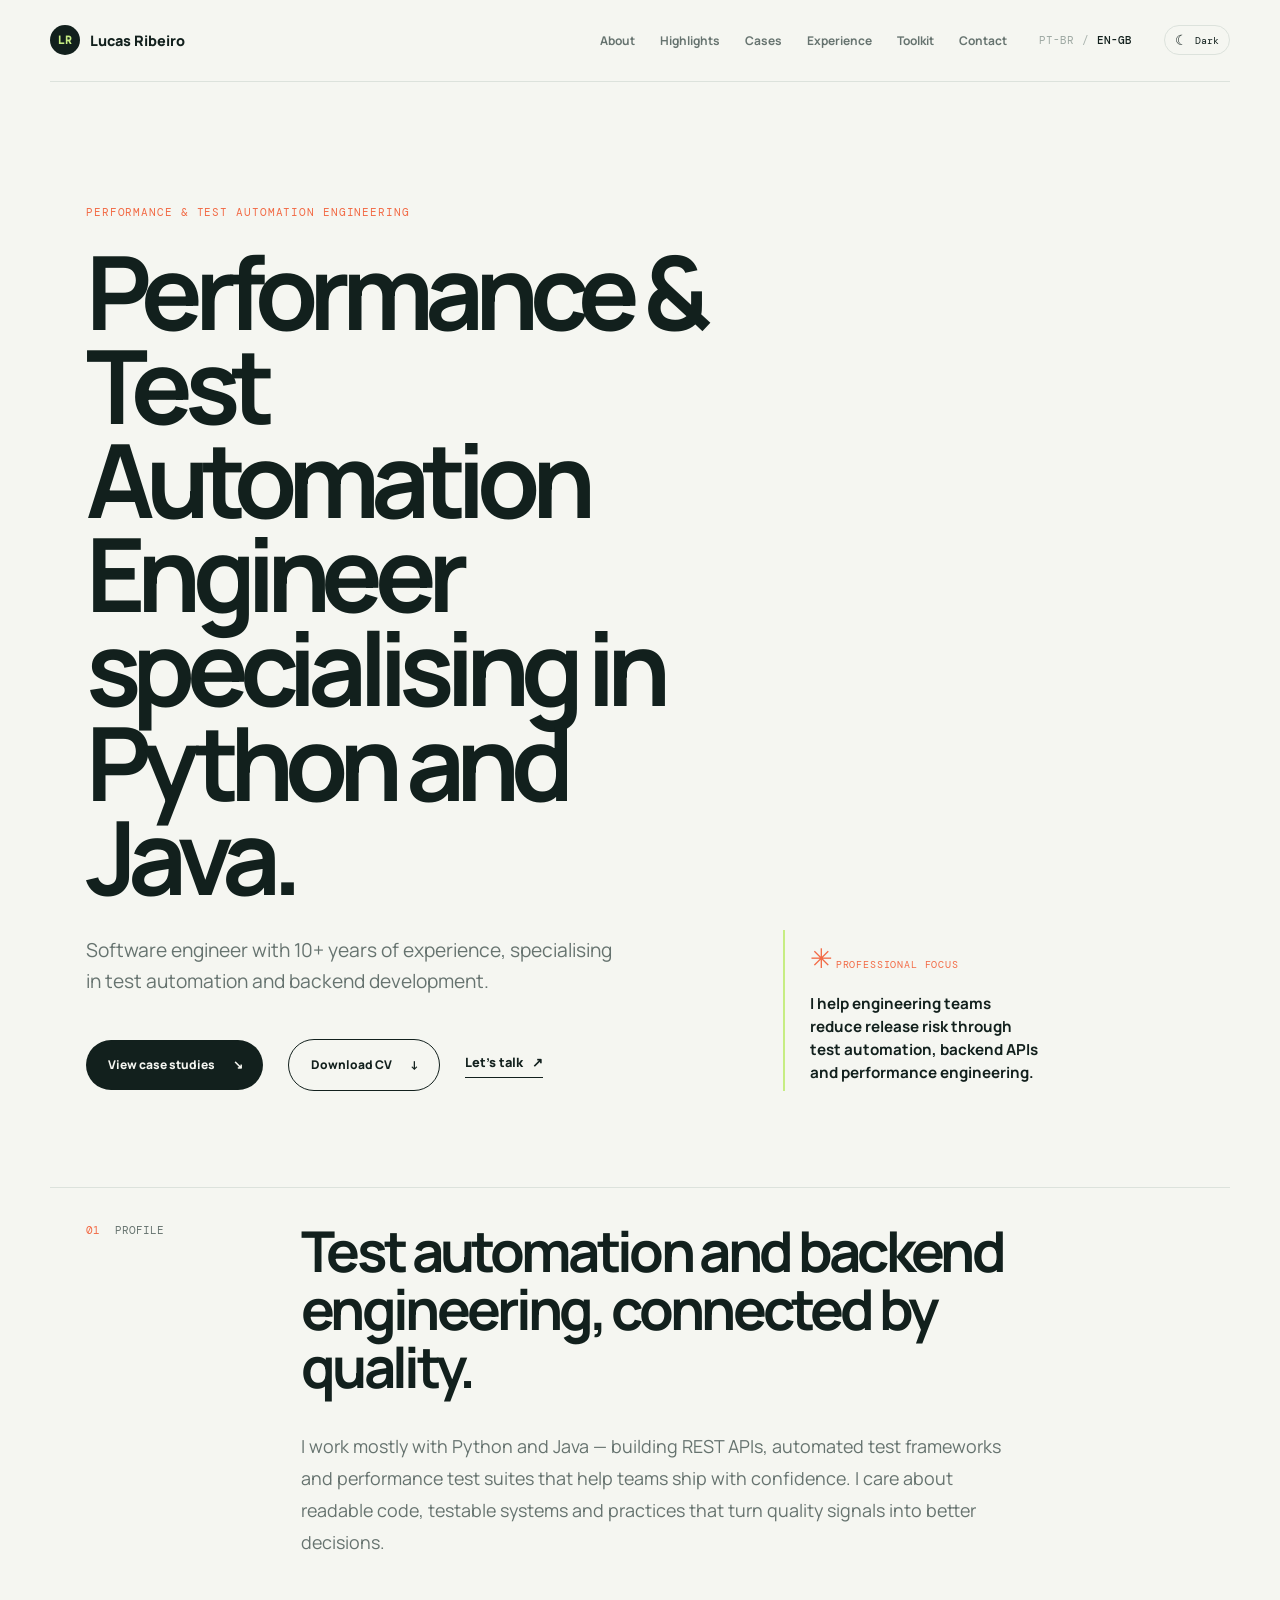
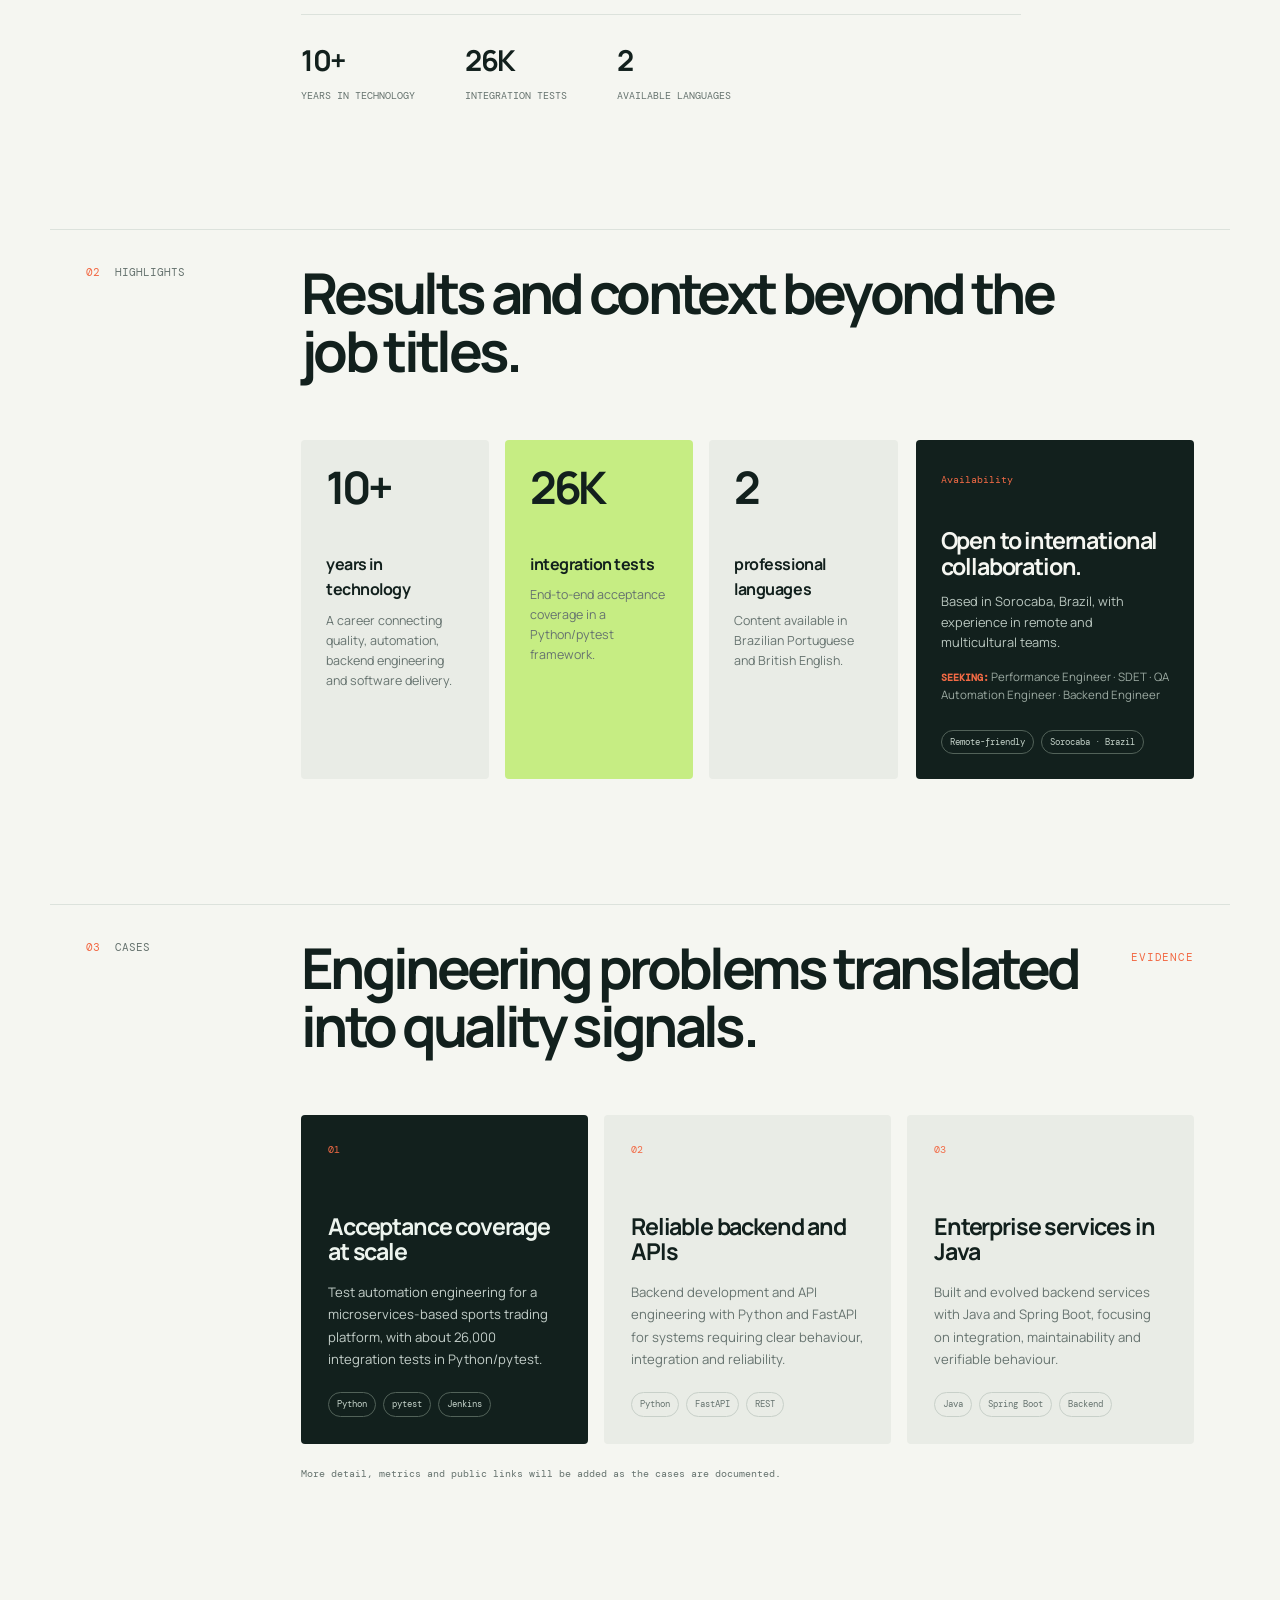
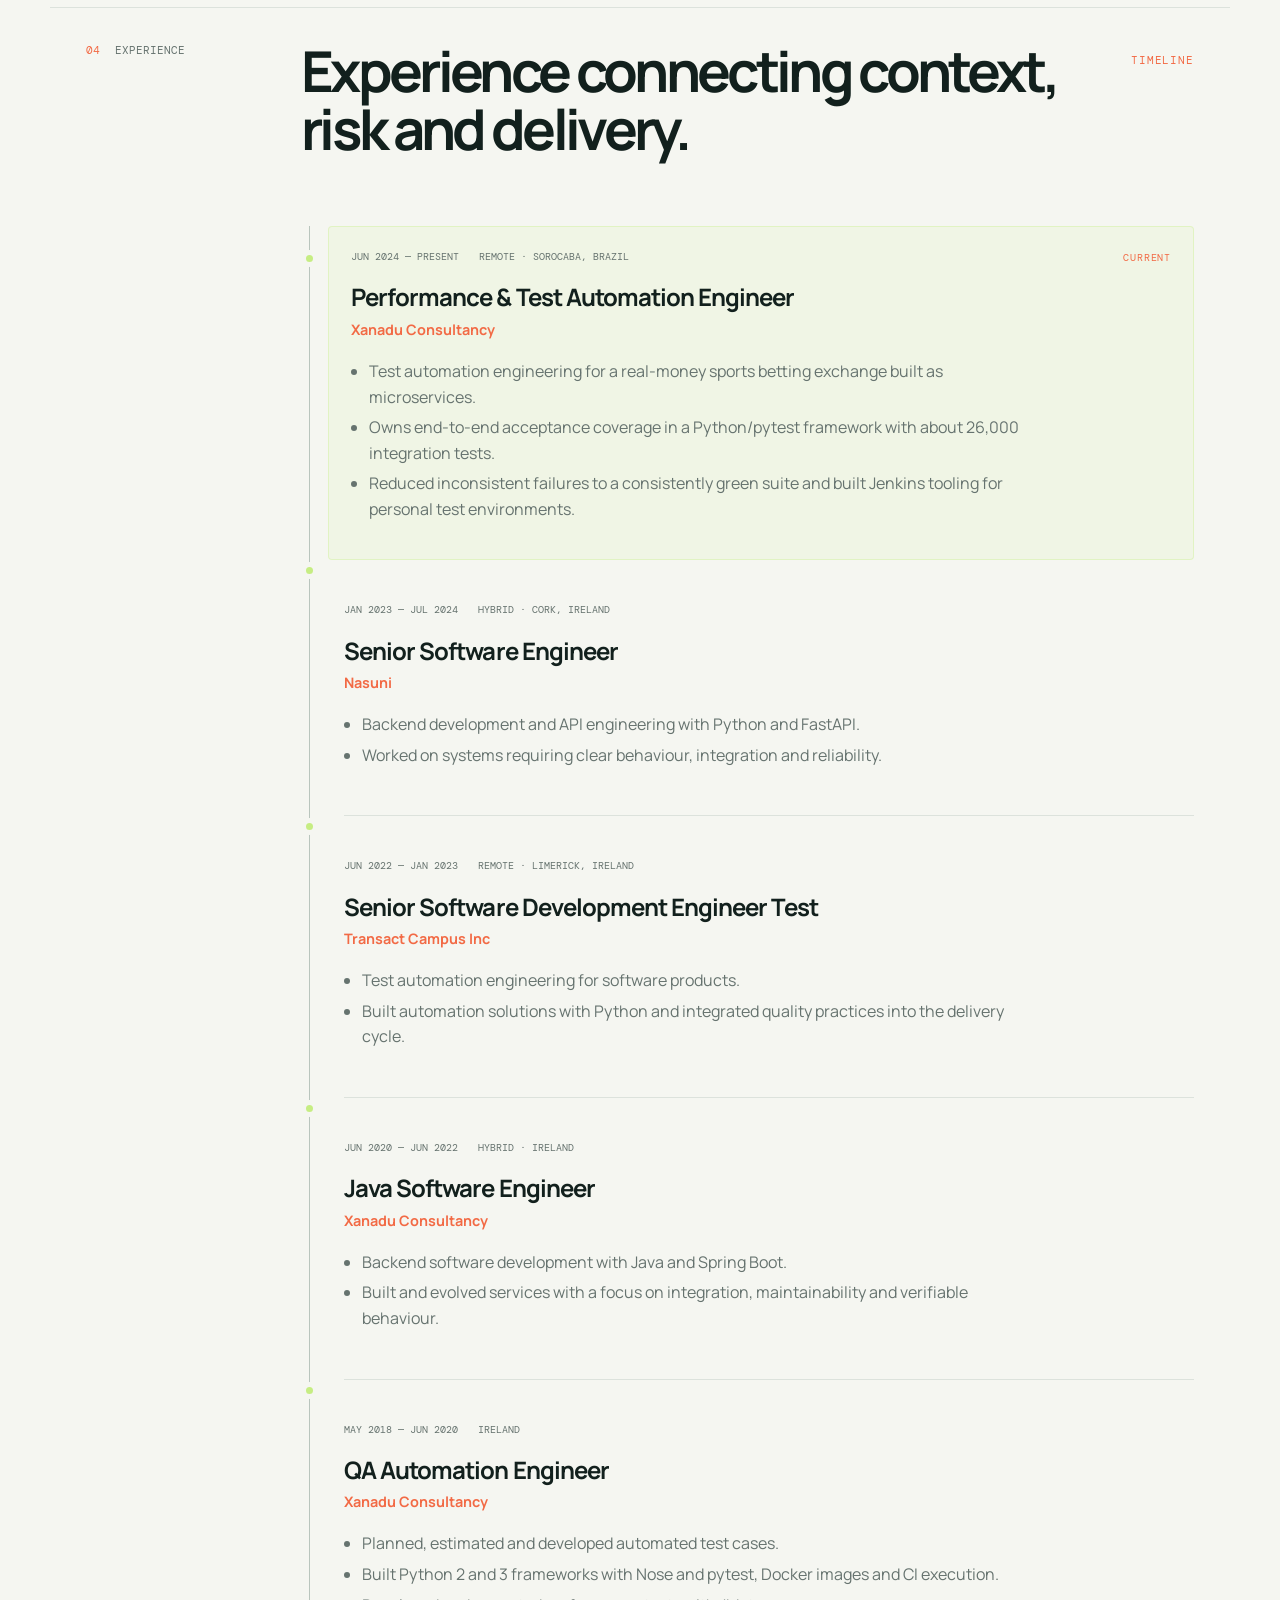
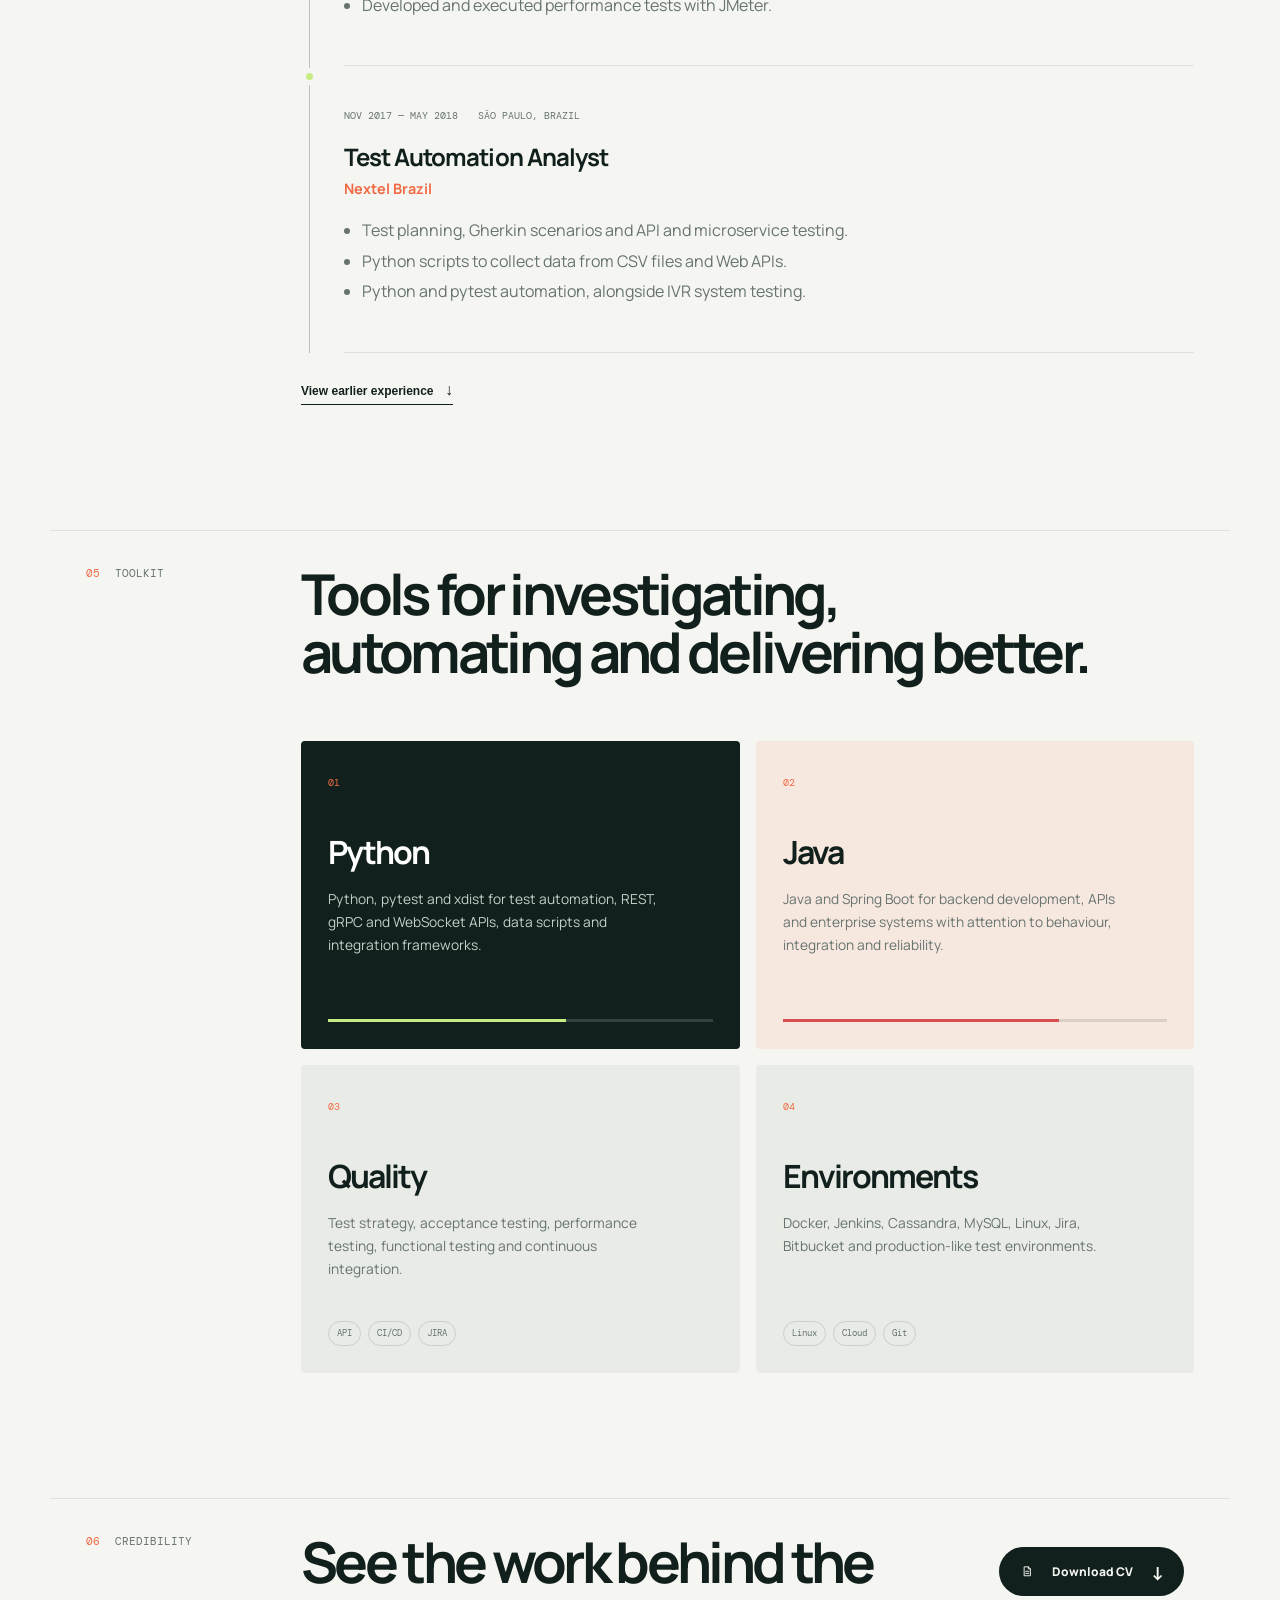
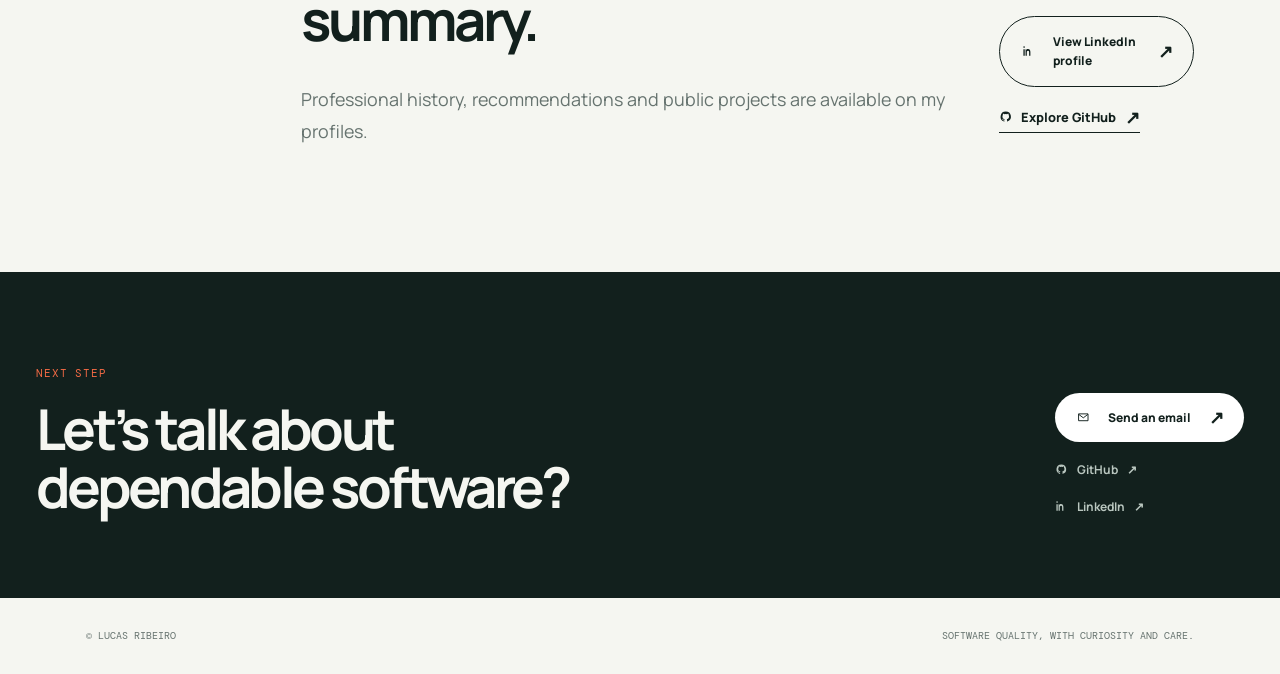
<file: index.html>
<!doctype html>
<html lang="pt-BR">
<head>
  <meta charset="utf-8">
  <meta name="viewport" content="width=device-width, initial-scale=1">
  <meta name="description" content="Lucas Ribeiro — engenheiro de software especializado em automação de testes e desenvolvimento backend.">
  <meta name="theme-color" content="#f5f6f1">
  <link rel="canonical" href="https://lucrib.github.io/">
  <meta property="og:type" content="profile">
  <meta property="og:title" content="Lucas Ribeiro · Performance & Test Automation">
  <meta property="og:description" content="Software engineer specialising in test automation and backend development.">
  <meta property="og:url" content="https://lucrib.github.io/">
  <meta property="og:image" content="https://lucrib.github.io/og-image.svg">
  <meta name="twitter:card" content="summary_large_image">
  <meta name="twitter:title" content="Lucas Ribeiro · Performance & Test Automation">
  <meta name="twitter:description" content="Software engineer specialising in test automation and backend development.">
  <meta name="twitter:image" content="https://lucrib.github.io/og-image.svg">
  <link rel="icon" href="favicon.svg" type="image/svg+xml">
  <title>Lucas Ribeiro · Performance & Test Automation</title>
  <link rel="stylesheet" href="css/main-styles.css">
  <script src="js/main.js" defer></script>
</head>
<body>
  <header class="site-header">
    <a class="brand" href="#top" aria-label="Lucas Ribeiro home"><span>LR</span> Lucas Ribeiro</a>
    <nav class="main-nav" aria-label="Primary navigation">
      <a href="#about" data-section-link="about" data-i18n="nav.about">Sobre</a>
      <a href="#highlights" data-section-link="highlights" data-i18n="nav.highlights">Destaques</a>
      <a href="#projects" data-section-link="projects" data-i18n="nav.projects">Cases</a>
      <a href="#experience" data-section-link="experience" data-i18n="nav.experience">Experiência</a>
      <a href="#toolkit" data-section-link="toolkit" data-i18n="nav.toolkit">Toolkit</a>
      <a href="#contact" data-i18n="nav.contact">Contato</a>
    </nav>
    <div class="language-switcher" aria-label="Language selector">
      <button type="button" data-language="pt-br" aria-pressed="true">PT-BR</button>
      <span>/</span>
      <button type="button" data-language="en-gb" aria-pressed="false">EN-GB</button>
    </div>
    <button class="theme-toggle" type="button" data-theme-toggle aria-pressed="false" data-i18n-aria-label="theme.lightLabel" aria-label="Ativar tema escuro"><span class="theme-icon" aria-hidden="true">☾</span><span data-theme-label data-i18n="theme.dark">Escuro</span></button>
  </header>

  <main id="top">
    <section class="hero section-shell" aria-labelledby="hero-title">
      <div class="hero-copy">
        <p class="eyebrow" data-i18n="hero.eyebrow">Performance &amp; test automation engineering</p>
        <h1 id="hero-title" data-i18n="hero.title">Performance &amp; Test Automation Engineer especializado em Python e Java.</h1>
        <p class="hero-summary" data-i18n="hero.summary">Engenheiro de software com mais de 10 anos de experiência, especializado em automação de testes e desenvolvimento backend.</p>
        <div class="hero-actions">
          <a class="button button-primary" href="#projects" data-i18n="hero.primaryAction">Ver cases <span>↘</span></a>
          <a class="button button-secondary" href="cv-en-gb.html" download data-cv-link data-i18n="hero.cvAction">Baixar CV <span>↓</span></a>
          <a class="text-link" href="#contact" data-i18n="hero.secondaryAction">Vamos conversar <span>↗</span></a>
        </div>
      </div>
      <div class="hero-note" aria-label="Professional focus">
        <span class="note-mark">✳</span>
        <span class="hero-note-label" data-i18n="hero.targetLabel">Foco profissional</span>
        <p data-i18n="hero.note">Código legível. Sistemas testáveis. Times que entregam rápido sem quebrar o que importa.</p>
      </div>
    </section>

    <section id="about" class="section-shell section-grid" aria-labelledby="about-title">
      <div class="section-label"><span>01</span><span data-i18n="sections.aboutLabel">Perfil</span></div>
      <div class="section-content">
        <h2 id="about-title" data-i18n="about.title">Qualidade como parte do produto, não como etapa final.</h2>
        <p class="lead" data-i18n="about.body">Minha carreira começou em testes e qualidade de software. Desde então, venho trabalhando para entender sistemas profundamente, criar estratégias de teste claras e reduzir o espaço entre uma boa ideia e uma entrega confiável.</p>
        <div class="stat-row">
          <div><strong>10+</strong><span data-i18n="about.statOne">anos em tecnologia</span></div>
          <div><strong>26K</strong><span data-i18n="about.statTwo">testes de integração</span></div>
          <div><strong>2</strong><span data-i18n="about.statThree">idiomas disponíveis</span></div>
        </div>
      </div>
    </section>

    <section id="highlights" class="section-shell section-grid" aria-labelledby="highlights-title">
      <div class="section-label"><span>02</span><span data-i18n="sections.highlightsLabel">Destaques</span></div>
      <div class="section-content">
        <h2 id="highlights-title" data-i18n="highlights.title">Resultados e contexto para além dos cargos.</h2>
        <div class="highlights-layout">
          <div class="highlight-grid">
            <article class="highlight-card"><strong>10+</strong><h3 data-i18n="highlights.yearsTitle">anos em tecnologia</h3><p data-i18n="highlights.yearsBody">Uma trajetória que conecta qualidade, automação, backend e entrega de software.</p></article>
            <article class="highlight-card highlight-card-accent"><strong>26K</strong><h3 data-i18n="highlights.testsTitle">testes de integração</h3><p data-i18n="highlights.testsBody">Cobertura de aceitação ponta a ponta em um framework Python/pytest.</p></article>
            <article class="highlight-card"><strong>2</strong><h3 data-i18n="highlights.languagesTitle">idiomas profissionais</h3><p data-i18n="highlights.languagesBody">Conteúdo disponível em português brasileiro e inglês britânico.</p></article>
          </div>
          <aside class="availability-card">
            <span class="tool-index" data-i18n="availability.label">Disponibilidade</span>
            <h3 data-i18n="availability.title">Aberto a colaborações internacionais.</h3>
            <p data-i18n="availability.body">Baseado em Sorocaba, Brasil, com experiência em times remotos e multiculturais.</p>
            <p class="availability-roles"><strong data-i18n="availability.rolesLabel">Busco:</strong> <span data-i18n="availability.roles">Performance Engineer · SDET · QA Automation Engineer · Backend Engineer</span></p>
            <div class="availability-tags"><span data-i18n="availability.remote">Remote-friendly</span><span data-i18n="availability.location">Sorocaba · BR</span></div>
          </aside>
        </div>
      </div>
    </section>

    <section id="projects" class="section-shell section-grid" aria-labelledby="projects-title">
      <div class="section-label"><span>03</span><span data-i18n="sections.projectsLabel">Cases</span></div>
      <div class="section-content">
        <div class="section-heading-row">
          <h2 id="projects-title" data-i18n="projects.title">Problemas de engenharia traduzidos em sinais de qualidade.</h2>
          <span class="section-kicker" data-i18n="projects.kicker">evidências</span>
        </div>
        <div class="case-grid">
          <article class="case-card case-card-featured"><span class="tool-index">01</span><h3 data-i18n="projects.acceptanceTitle">Cobertura de aceitação em escala</h3><p data-i18n="projects.acceptanceBody">Engenharia de automação para uma plataforma de trading esportivo baseada em microsserviços, com cerca de 26 mil testes de integração em Python/pytest.</p><div class="case-meta"><span>Python</span><span>pytest</span><span>Jenkins</span></div></article>
          <article class="case-card"><span class="tool-index">02</span><h3 data-i18n="projects.backendTitle">Backend e APIs confiáveis</h3><p data-i18n="projects.backendBody">Desenvolvimento backend e construção de APIs com Python e FastAPI para sistemas que exigem clareza de comportamento, integração e confiabilidade.</p><div class="case-meta"><span>Python</span><span>FastAPI</span><span>REST</span></div></article>
          <article class="case-card"><span class="tool-index">03</span><h3 data-i18n="projects.javaTitle">Serviços corporativos em Java</h3><p data-i18n="projects.javaBody">Construção e evolução de serviços backend com Java e Spring Boot, mantendo foco em integração, manutenção e comportamento verificável.</p><div class="case-meta"><span>Java</span><span>Spring Boot</span><span>Backend</span></div></article>
        </div>
        <p class="case-note" data-i18n="projects.note">Mais detalhes, métricas e links públicos serão adicionados conforme os cases forem documentados.</p>
      </div>
    </section>

    <section id="experience" class="section-shell section-grid" aria-labelledby="experience-title">
      <div class="section-label"><span>04</span><span data-i18n="sections.experienceLabel">Experiência</span></div>
      <div class="section-content">
        <div class="section-heading-row">
          <h2 id="experience-title" data-i18n="experienceMeta.title">Experiência que conecta contexto, risco e entrega.</h2>
          <span class="section-kicker" data-i18n="experienceMeta.kicker">linha do tempo</span>
        </div>
        <div id="experience-list" class="timeline"></div>
        <button class="experience-toggle" type="button" data-experience-toggle aria-expanded="false" data-i18n="experienceMeta.showOlder">Ver experiências anteriores <span>↓</span></button>
      </div>
    </section>

    <section id="toolkit" class="section-shell section-grid" aria-labelledby="toolkit-title">
      <div class="section-label"><span>05</span><span data-i18n="sections.toolkitLabel">Toolkit</span></div>
      <div class="section-content">
        <h2 id="toolkit-title" data-i18n="toolkit.title">Ferramentas para investigar, automatizar e entregar melhor.</h2>
        <div class="toolkit-grid">
          <article class="tool-card tool-card-python"><span class="tool-index">01</span><h3>Python</h3><p data-i18n="toolkit.python">Automação de testes, scripts de apoio, análise de dados e ferramentas que tornam o trabalho de qualidade mais eficiente.</p><div class="tool-bar"><span></span></div></article>
          <article class="tool-card tool-card-java"><span class="tool-index">02</span><h3>Java</h3><p data-i18n="toolkit.java">Leitura e validação de sistemas, APIs e aplicações corporativas com atenção a comportamento, integração e confiabilidade.</p><div class="tool-bar"><span></span></div></article>
          <article class="tool-card"><span class="tool-index">03</span><h3 data-i18n="toolkit.qualityTitle">Qualidade</h3><p data-i18n="toolkit.quality">Estratégia de testes, testes funcionais, integração, sistema, regressão, exploratórios e automação.</p><div class="tag-list"><span>API</span><span>CI/CD</span><span>JIRA</span></div></article>
          <article class="tool-card"><span class="tool-index">04</span><h3 data-i18n="toolkit.environmentsTitle">Ambientes</h3><p data-i18n="toolkit.environments">Experiência com Linux, máquinas virtuais, private clouds, OpenStack, VMware e cenários de deploy.</p><div class="tag-list"><span>Linux</span><span>Cloud</span><span>Git</span></div></article>
        </div>
      </div>
    </section>

    <section id="credibility" class="section-shell section-grid credibility-section" aria-labelledby="credibility-title">
      <div class="section-label"><span>06</span><span data-i18n="sections.credibilityLabel">Credibilidade</span></div>
      <div class="section-content credibility-content">
        <div><h2 id="credibility-title" data-i18n="credibility.title">Conheça o trabalho por trás do resumo.</h2><p class="lead" data-i18n="credibility.body">Histórico profissional, recomendações e projetos públicos estão disponíveis nos meus perfis.</p></div>
        <div class="credibility-actions"><a class="button button-primary" href="cv-en-gb.html" download data-cv-link><svg class="social-icon" aria-hidden="true"><use href="#icon-document"></use></svg><span data-i18n="credibility.cv">Baixar CV</span><span aria-hidden="true">↓</span></a><a class="button button-secondary" href="https://www.linkedin.com/in/lucrib/" target="_blank" rel="noreferrer"><svg class="social-icon" aria-hidden="true"><use href="#icon-linkedin"></use></svg><span data-i18n="credibility.linkedin">Ver perfil no LinkedIn</span><span aria-hidden="true">↗</span></a><a class="text-link" href="https://github.com/lucrib" target="_blank" rel="noreferrer"><svg class="social-icon" aria-hidden="true"><use href="#icon-github"></use></svg><span data-i18n="credibility.github">Explorar GitHub</span><span aria-hidden="true">↗</span></a></div>
      </div>
    </section>

    <section id="contact" class="contact-section section-shell" aria-labelledby="contact-title">
      <div><p class="eyebrow" data-i18n="contact.eyebrow">Próximo passo</p><h2 id="contact-title" data-i18n="contact.title">Vamos falar sobre software confiável?</h2></div>
      <div class="contact-actions">
        <a class="button button-light" href="mailto:lucasribeiro1990@gmail.com?Subject=Contact"><svg class="social-icon" aria-hidden="true"><use href="#icon-email"></use></svg><span data-i18n="contact.email">Enviar um e-mail</span><span aria-hidden="true">↗</span></a>
        <a class="contact-link" href="https://github.com/lucrib" target="_blank" rel="noreferrer"><svg class="social-icon" aria-hidden="true"><use href="#icon-github"></use></svg><span>GitHub</span><span aria-hidden="true">↗</span></a>
        <a class="contact-link" href="https://www.linkedin.com/in/lucrib/" target="_blank" rel="noreferrer"><svg class="social-icon" aria-hidden="true"><use href="#icon-linkedin"></use></svg><span>LinkedIn</span><span aria-hidden="true">↗</span></a>
      </div>
    </section>
  </main>

  <footer class="site-footer section-shell"><span>© Lucas Ribeiro</span><span data-i18n="footer.note">Software quality, com curiosidade e cuidado.</span></footer>
  <button class="back-to-top" type="button" data-back-to-top aria-label="Voltar ao topo">↑</button>
  <svg class="icon-sprite" aria-hidden="true" focusable="false">
    <symbol id="icon-email" viewBox="0 0 24 24"><path d="M3 5.5h18v13H3z" fill="none" stroke="currentColor" stroke-width="1.8" stroke-linejoin="round"/><path d="m4 7 8 6 8-6" fill="none" stroke="currentColor" stroke-width="1.8" stroke-linecap="round" stroke-linejoin="round"/></symbol>
    <symbol id="icon-github" viewBox="0 0 24 24"><path d="M12 2.8a9.2 9.2 0 0 0-2.9 17.93c.46.08.63-.2.63-.44v-1.7c-2.57.56-3.11-1.1-3.11-1.1-.42-1.07-1.03-1.36-1.03-1.36-.84-.58.06-.57.06-.57.93.07 1.42.96 1.42.96.83 1.42 2.18 1.01 2.71.77.08-.6.33-1.01.59-1.25-2.05-.23-4.2-1.03-4.2-4.57 0-1.01.36-1.83.96-2.48-.1-.24-.42-1.17.09-2.44 0 0 .78-.25 2.54.95a8.8 8.8 0 0 1 4.63 0c1.76-1.2 2.54-.95 2.54-.95.51 1.27.19 2.2.09 2.44.6.65.96 1.47.96 2.48 0 3.55-2.16 4.34-4.22 4.57.33.29.62.85.62 1.72v2.53c0 .24.17.52.63.43A9.2 9.2 0 0 0 12 2.8Z" fill="currentColor"/></symbol>
    <symbol id="icon-linkedin" viewBox="0 0 24 24"><path d="M5.2 8.3H2.7v12h2.5v-12ZM3.95 2.4a1.55 1.55 0 1 0 0 3.1 1.55 1.55 0 0 0 0-3.1ZM9.2 8.3H6.8v12h2.4v-6.2c0-1.63.31-3.2 2.33-3.2 1.99 0 2.02 1.85 2.02 3.31v6.09H16v-6.88c0-3.38-.73-5.97-4.69-5.97-1.9 0-3.17 1.04-3.69 2.02h-.03V8.3h-2.4Z" fill="currentColor"/></symbol>
    <symbol id="icon-document" viewBox="0 0 24 24"><path d="M6 3.5h8l4 4v13H6z" fill="none" stroke="currentColor" stroke-width="1.8" stroke-linejoin="round"/><path d="M14 3.5v4h4M9 12h6M9 16h6" fill="none" stroke="currentColor" stroke-width="1.8" stroke-linecap="round"/></symbol>
  </svg>
  <script type="application/ld+json">
  {"@context":"https://schema.org","@type":"ProfilePage","name":"Lucas Ribeiro · Performance & Test Automation","url":"https://lucrib.github.io/","mainEntity":{"@type":"Person","@id":"https://lucrib.github.io/#lucas-ribeiro","name":"Lucas Ribeiro","url":"https://lucrib.github.io/","jobTitle":"Performance & Test Automation Engineer","description":"Software engineer specialising in test automation, backend development and performance engineering.","sameAs":["https://www.linkedin.com/in/lucrib/","https://github.com/lucrib"],"knowsAbout":["Software quality","Test automation","Python","Java","pytest","FastAPI","Spring Boot","Backend development","Performance testing"]}}
  </script>
</body>
</html>
</file>
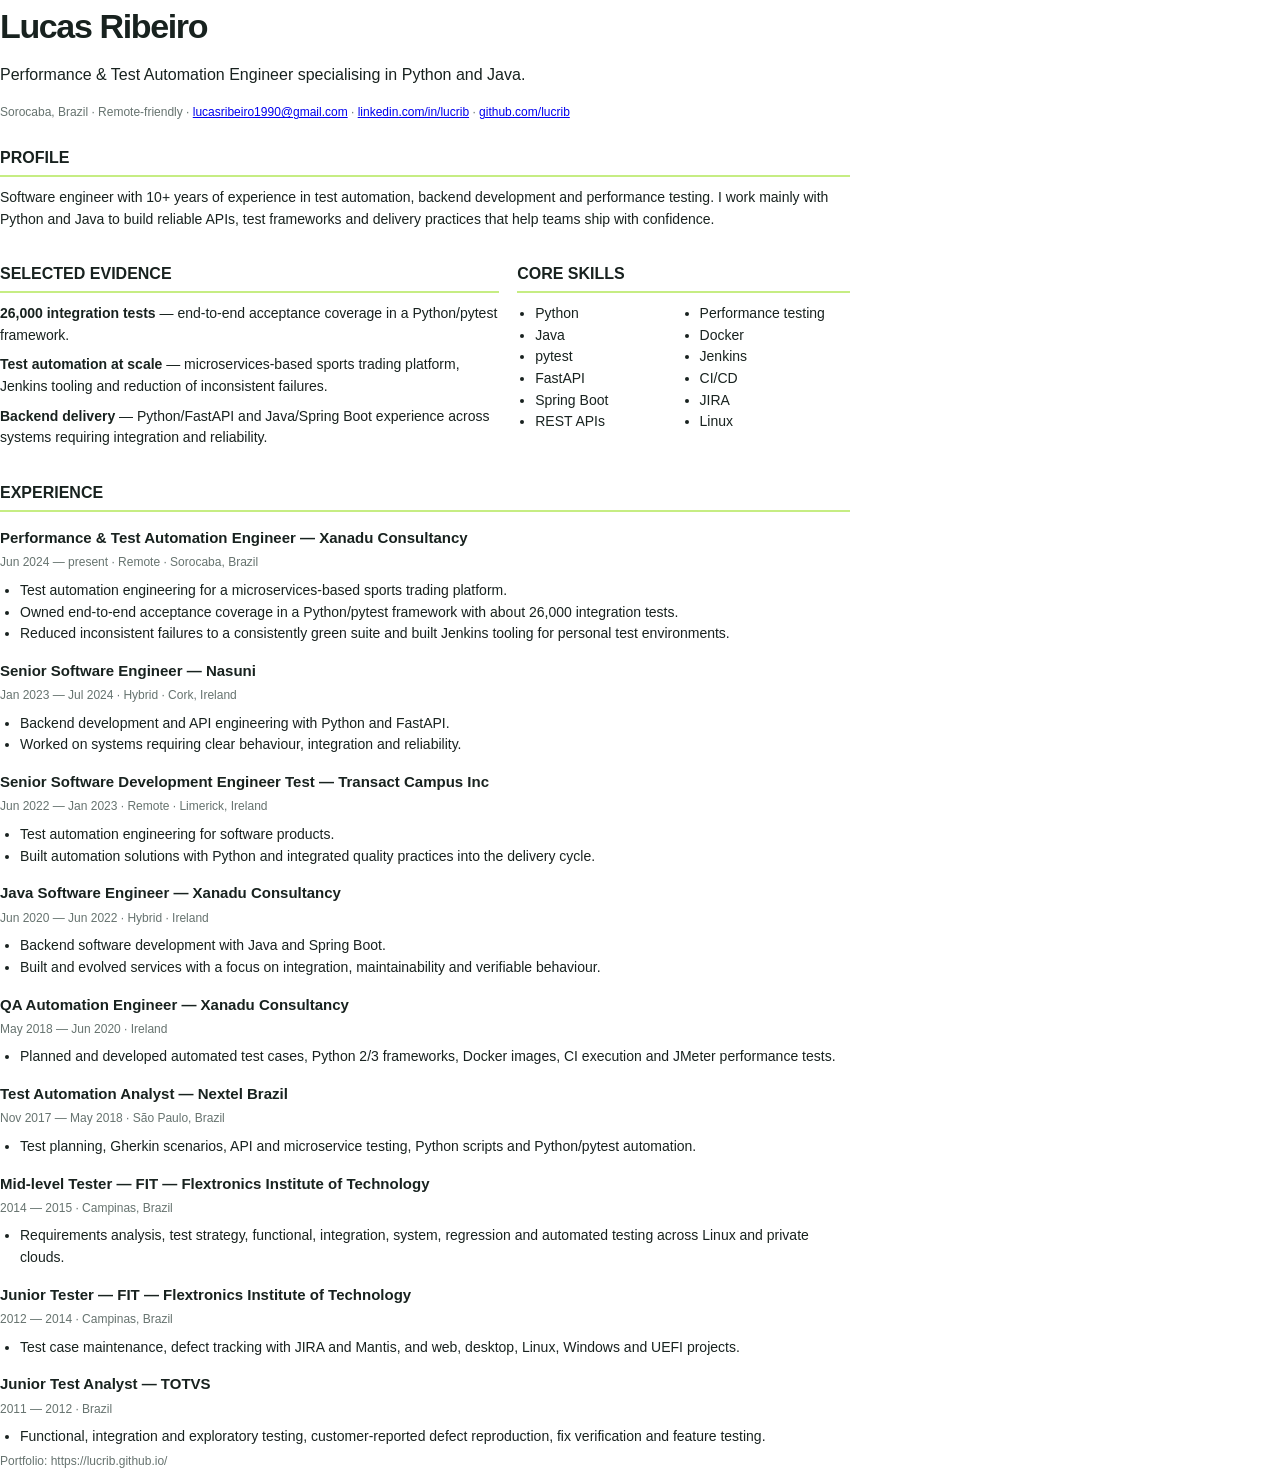
<file: cv-en-gb.html>
<!doctype html><html lang="en-GB"><head><meta charset="utf-8"><meta name="viewport" content="width=device-width,initial-scale=1"><title>Lucas Ribeiro — CV</title><style>@page{margin:18mm}*{box-sizing:border-box}body{color:#18221f;font:14px/1.55 Arial,sans-serif;margin:0;max-width:850px}h1{font-size:34px;letter-spacing:-.04em;margin:0}h2{border-bottom:2px solid #c6ed83;font-size:16px;margin:24px 0 10px;padding-bottom:4px;text-transform:uppercase}h3{font-size:15px;margin:14px 0 2px}p{margin:4px 0 8px}.meta{color:#66736f;font-size:12px}.intro{font-size:16px;margin:10px 0 16px}.links{color:#66736f;font-size:12px}.grid{display:grid;gap:18px;grid-template-columns:1.5fr 1fr}.skills{columns:2;margin:0;padding-left:18px}.role{break-inside:avoid}.role ul{margin:5px 0 0;padding-left:20px}@media(max-width:650px){.grid{display:block}.skills{columns:1}}@media print{a{color:inherit;text-decoration:none}}</style></head><body><header><h1>Lucas Ribeiro</h1><p class="intro">Performance &amp; Test Automation Engineer specialising in Python and Java.</p><p class="links">Sorocaba, Brazil · Remote-friendly · <a href="mailto:lucasribeiro1990@gmail.com">lucasribeiro1990@gmail.com</a> · <a href="https://www.linkedin.com/in/lucrib/">linkedin.com/in/lucrib</a> · <a href="https://github.com/lucrib">github.com/lucrib</a></p></header><h2>Profile</h2><p>Software engineer with 10+ years of experience in test automation, backend development and performance testing. I work mainly with Python and Java to build reliable APIs, test frameworks and delivery practices that help teams ship with confidence.</p><div class="grid"><section><h2>Selected evidence</h2><p><strong>26,000 integration tests</strong> — end-to-end acceptance coverage in a Python/pytest framework.</p><p><strong>Test automation at scale</strong> — microservices-based sports trading platform, Jenkins tooling and reduction of inconsistent failures.</p><p><strong>Backend delivery</strong> — Python/FastAPI and Java/Spring Boot experience across systems requiring integration and reliability.</p></section><section><h2>Core skills</h2><ul class="skills"><li>Python</li><li>Java</li><li>pytest</li><li>FastAPI</li><li>Spring Boot</li><li>REST APIs</li><li>Performance testing</li><li>Docker</li><li>Jenkins</li><li>CI/CD</li><li>JIRA</li><li>Linux</li></ul></section></div><h2>Experience</h2><div class="role"><h3>Performance &amp; Test Automation Engineer — Xanadu Consultancy</h3><p class="meta">Jun 2024 — present · Remote · Sorocaba, Brazil</p><ul><li>Test automation engineering for a microservices-based sports trading platform.</li><li>Owned end-to-end acceptance coverage in a Python/pytest framework with about 26,000 integration tests.</li><li>Reduced inconsistent failures to a consistently green suite and built Jenkins tooling for personal test environments.</li></ul></div><div class="role"><h3>Senior Software Engineer — Nasuni</h3><p class="meta">Jan 2023 — Jul 2024 · Hybrid · Cork, Ireland</p><ul><li>Backend development and API engineering with Python and FastAPI.</li><li>Worked on systems requiring clear behaviour, integration and reliability.</li></ul></div><div class="role"><h3>Senior Software Development Engineer Test — Transact Campus Inc</h3><p class="meta">Jun 2022 — Jan 2023 · Remote · Limerick, Ireland</p><ul><li>Test automation engineering for software products.</li><li>Built automation solutions with Python and integrated quality practices into the delivery cycle.</li></ul></div><div class="role"><h3>Java Software Engineer — Xanadu Consultancy</h3><p class="meta">Jun 2020 — Jun 2022 · Hybrid · Ireland</p><ul><li>Backend software development with Java and Spring Boot.</li><li>Built and evolved services with a focus on integration, maintainability and verifiable behaviour.</li></ul></div><div class="role"><h3>QA Automation Engineer — Xanadu Consultancy</h3><p class="meta">May 2018 — Jun 2020 · Ireland</p><ul><li>Planned and developed automated test cases, Python 2/3 frameworks, Docker images, CI execution and JMeter performance tests.</li></ul></div><div class="role"><h3>Test Automation Analyst — Nextel Brazil</h3><p class="meta">Nov 2017 — May 2018 · São Paulo, Brazil</p><ul><li>Test planning, Gherkin scenarios, API and microservice testing, Python scripts and Python/pytest automation.</li></ul></div><div class="role"><h3>Mid-level Tester — FIT — Flextronics Institute of Technology</h3><p class="meta">2014 — 2015 · Campinas, Brazil</p><ul><li>Requirements analysis, test strategy, functional, integration, system, regression and automated testing across Linux and private clouds.</li></ul></div><div class="role"><h3>Junior Tester — FIT — Flextronics Institute of Technology</h3><p class="meta">2012 — 2014 · Campinas, Brazil</p><ul><li>Test case maintenance, defect tracking with JIRA and Mantis, and web, desktop, Linux, Windows and UEFI projects.</li></ul></div><div class="role"><h3>Junior Test Analyst — TOTVS</h3><p class="meta">2011 — 2012 · Brazil</p><ul><li>Functional, integration and exploratory testing, customer-reported defect reproduction, fix verification and feature testing.</li></ul></div><p class="meta">Portfolio: https://lucrib.github.io/</p></body></html>
</file>
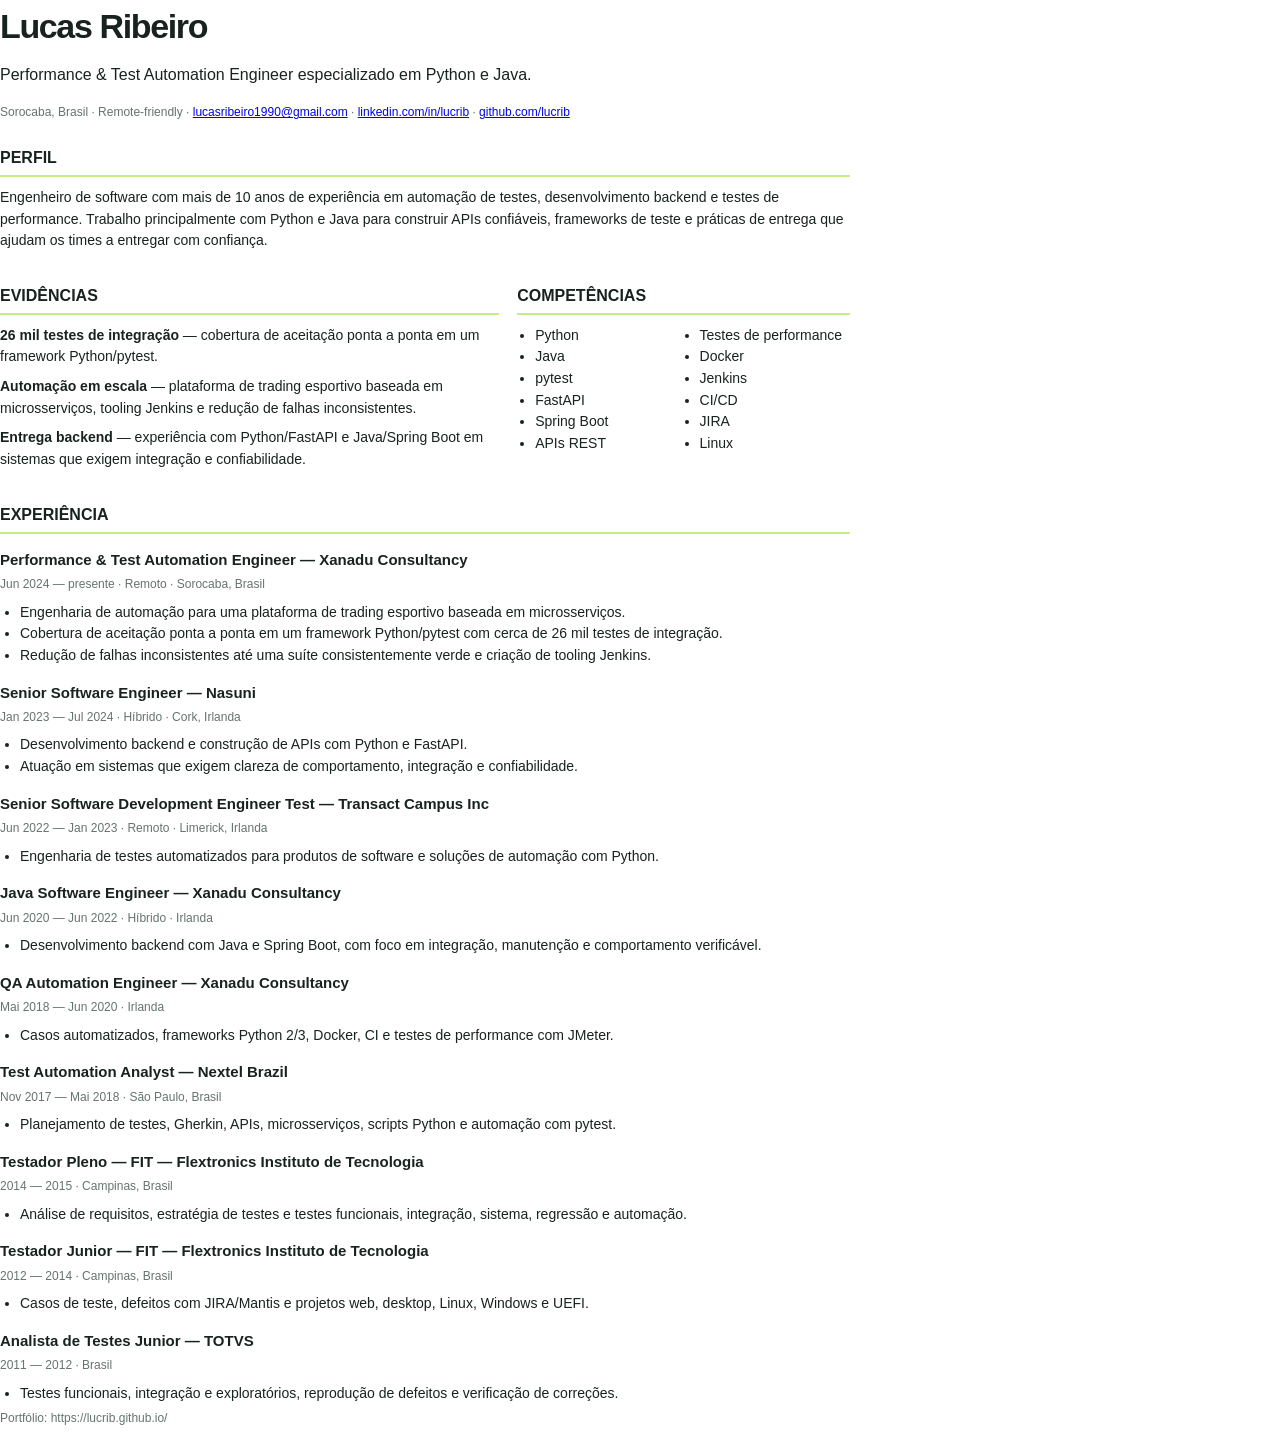
<file: cv-pt-br.html>
<!doctype html><html lang="pt-BR"><head><meta charset="utf-8"><meta name="viewport" content="width=device-width,initial-scale=1"><title>Lucas Ribeiro — CV</title><style>@page{margin:18mm}*{box-sizing:border-box}body{color:#18221f;font:14px/1.55 Arial,sans-serif;margin:0;max-width:850px}h1{font-size:34px;letter-spacing:-.04em;margin:0}h2{border-bottom:2px solid #c6ed83;font-size:16px;margin:24px 0 10px;padding-bottom:4px;text-transform:uppercase}h3{font-size:15px;margin:14px 0 2px}p{margin:4px 0 8px}.meta{color:#66736f;font-size:12px}.intro{font-size:16px;margin:10px 0 16px}.links{color:#66736f;font-size:12px}.grid{display:grid;gap:18px;grid-template-columns:1.5fr 1fr}.skills{columns:2;margin:0;padding-left:18px}.role{break-inside:avoid}.role ul{margin:5px 0 0;padding-left:20px}@media(max-width:650px){.grid{display:block}.skills{columns:1}}@media print{a{color:inherit;text-decoration:none}}</style></head><body><header><h1>Lucas Ribeiro</h1><p class="intro">Performance &amp; Test Automation Engineer especializado em Python e Java.</p><p class="links">Sorocaba, Brasil · Remote-friendly · <a href="mailto:lucasribeiro1990@gmail.com">lucasribeiro1990@gmail.com</a> · <a href="https://www.linkedin.com/in/lucrib/">linkedin.com/in/lucrib</a> · <a href="https://github.com/lucrib">github.com/lucrib</a></p></header><h2>Perfil</h2><p>Engenheiro de software com mais de 10 anos de experiência em automação de testes, desenvolvimento backend e testes de performance. Trabalho principalmente com Python e Java para construir APIs confiáveis, frameworks de teste e práticas de entrega que ajudam os times a entregar com confiança.</p><div class="grid"><section><h2>Evidências</h2><p><strong>26 mil testes de integração</strong> — cobertura de aceitação ponta a ponta em um framework Python/pytest.</p><p><strong>Automação em escala</strong> — plataforma de trading esportivo baseada em microsserviços, tooling Jenkins e redução de falhas inconsistentes.</p><p><strong>Entrega backend</strong> — experiência com Python/FastAPI e Java/Spring Boot em sistemas que exigem integração e confiabilidade.</p></section><section><h2>Competências</h2><ul class="skills"><li>Python</li><li>Java</li><li>pytest</li><li>FastAPI</li><li>Spring Boot</li><li>APIs REST</li><li>Testes de performance</li><li>Docker</li><li>Jenkins</li><li>CI/CD</li><li>JIRA</li><li>Linux</li></ul></section></div><h2>Experiência</h2><div class="role"><h3>Performance &amp; Test Automation Engineer — Xanadu Consultancy</h3><p class="meta">Jun 2024 — presente · Remoto · Sorocaba, Brasil</p><ul><li>Engenharia de automação para uma plataforma de trading esportivo baseada em microsserviços.</li><li>Cobertura de aceitação ponta a ponta em um framework Python/pytest com cerca de 26 mil testes de integração.</li><li>Redução de falhas inconsistentes até uma suíte consistentemente verde e criação de tooling Jenkins.</li></ul></div><div class="role"><h3>Senior Software Engineer — Nasuni</h3><p class="meta">Jan 2023 — Jul 2024 · Híbrido · Cork, Irlanda</p><ul><li>Desenvolvimento backend e construção de APIs com Python e FastAPI.</li><li>Atuação em sistemas que exigem clareza de comportamento, integração e confiabilidade.</li></ul></div><div class="role"><h3>Senior Software Development Engineer Test — Transact Campus Inc</h3><p class="meta">Jun 2022 — Jan 2023 · Remoto · Limerick, Irlanda</p><ul><li>Engenharia de testes automatizados para produtos de software e soluções de automação com Python.</li></ul></div><div class="role"><h3>Java Software Engineer — Xanadu Consultancy</h3><p class="meta">Jun 2020 — Jun 2022 · Híbrido · Irlanda</p><ul><li>Desenvolvimento backend com Java e Spring Boot, com foco em integração, manutenção e comportamento verificável.</li></ul></div><div class="role"><h3>QA Automation Engineer — Xanadu Consultancy</h3><p class="meta">Mai 2018 — Jun 2020 · Irlanda</p><ul><li>Casos automatizados, frameworks Python 2/3, Docker, CI e testes de performance com JMeter.</li></ul></div><div class="role"><h3>Test Automation Analyst — Nextel Brazil</h3><p class="meta">Nov 2017 — Mai 2018 · São Paulo, Brasil</p><ul><li>Planejamento de testes, Gherkin, APIs, microsserviços, scripts Python e automação com pytest.</li></ul></div><div class="role"><h3>Testador Pleno — FIT — Flextronics Instituto de Tecnologia</h3><p class="meta">2014 — 2015 · Campinas, Brasil</p><ul><li>Análise de requisitos, estratégia de testes e testes funcionais, integração, sistema, regressão e automação.</li></ul></div><div class="role"><h3>Testador Junior — FIT — Flextronics Instituto de Tecnologia</h3><p class="meta">2012 — 2014 · Campinas, Brasil</p><ul><li>Casos de teste, defeitos com JIRA/Mantis e projetos web, desktop, Linux, Windows e UEFI.</li></ul></div><div class="role"><h3>Analista de Testes Junior — TOTVS</h3><p class="meta">2011 — 2012 · Brasil</p><ul><li>Testes funcionais, integração e exploratórios, reprodução de defeitos e verificação de correções.</li></ul></div><p class="meta">Portfólio: https://lucrib.github.io/</p></body></html>
</file>
<file: css/main-styles.css>
@import url('https://fonts.googleapis.com/css2?family=DM+Mono:wght@400;500&family=Manrope:wght@400;500;600;700;800&display=swap');
:root { --ink:#12201d; --muted:#66736f; --paper:#f5f6f1; --line:#dce2dc; --lime:#c6ed83; --orange:#f26a45; --red:#d94f4f; }
:root[data-theme="dark"] { --ink:#edf4ee; --muted:#a6b3ab; --paper:#101815; --line:#2c3933; --lime:#c6ed83; --orange:#ff8c67; --red:#f17d7d; }
* { box-sizing:border-box; }
html { scroll-behavior:smooth; scroll-padding-top:140px; }
body { margin:0; color:var(--ink); background:var(--paper); font-family:Manrope,Arial,sans-serif; line-height:1.6; }
a { color:inherit; text-decoration:none; }
.section-shell { max-width:1180px; margin:0 auto; padding-left:36px; padding-right:36px; }
.site-header { align-items:center; background:var(--paper); border-bottom:1px solid transparent; display:flex; gap:32px; justify-content:space-between; margin:0 auto; max-width:1252px; padding:25px 36px; position:sticky; top:0; z-index:10; }
:root[data-theme="dark"] .site-header { border-bottom-color:var(--line); }
.brand { align-items:center; display:flex; font-size:.9rem; font-weight:800; gap:10px; white-space:nowrap; }
.brand span { align-items:center; background:var(--ink); border-radius:50%; color:var(--lime); display:inline-flex; font-family:'DM Mono',monospace; font-size:.68rem; height:30px; justify-content:center; width:30px; }
.main-nav { display:flex; gap:25px; margin-left:auto; }
.main-nav a,.contact-link { color:var(--muted); font-size:.75rem; font-weight:700; transition:color .2s ease; }
.main-nav a:hover,.contact-link:hover { color:var(--ink); }
.main-nav a[aria-current="page"] { color:var(--orange); }
.language-switcher { align-items:center; display:flex; font-family:'DM Mono',monospace; font-size:.68rem; gap:8px; }
.language-switcher span { color:#aab4ae; }
.language-switcher button { background:none; border:0; color:#9ca7a1; cursor:pointer; font:inherit; padding:4px 0; }
.language-switcher button[aria-pressed="true"] { color:var(--ink); font-weight:500; }
.theme-toggle { align-items:center; background:transparent; border:1px solid var(--line); border-radius:100px; color:var(--ink); cursor:pointer; display:flex; font-family:'DM Mono',monospace; font-size:.64rem; gap:7px; padding:7px 10px; }
.theme-toggle:hover { border-color:var(--muted); }
.theme-icon { font-size:.9rem; line-height:1; }
.hero { align-items:flex-end; border-top:1px solid var(--line); display:grid; grid-template-columns:minmax(0,1.2fr) minmax(240px,.8fr); gap:80px; min-height:610px; padding-bottom:96px; padding-top:110px; }
.eyebrow,.section-kicker { color:var(--orange); font-family:'DM Mono',monospace; font-size:.7rem; letter-spacing:.08em; text-transform:uppercase; }
.hero h1 { font-size:clamp(3.4rem,8vw,7.7rem); letter-spacing:-.085em; line-height:.92; margin:22px 0 32px; max-width:850px; }
.hero-summary { color:var(--muted); font-size:clamp(1rem,1.5vw,1.25rem); line-height:1.6; max-width:535px; }
.hero-actions { align-items:center; display:flex; flex-wrap:wrap; gap:25px; margin-top:43px; }
.button { align-items:center; border-radius:100px; display:inline-flex; font-size:.75rem; font-weight:800; gap:18px; justify-content:space-between; padding:15px 20px 15px 22px; transition:transform .2s ease,box-shadow .2s ease; }
.button-secondary { background:transparent; border:1px solid var(--ink); color:var(--ink); }
.button-secondary:hover { background:var(--ink); color:var(--paper); }
.social-icon { flex:0 0 auto; height:1.05em; width:1.05em; }
.icon-sprite { height:0; position:absolute; width:0; }
.button:hover { box-shadow:0 8px 20px rgba(18,32,29,.12); transform:translateY(-2px); }
.button > span[aria-hidden="true"],.text-link > span[aria-hidden="true"] { font-size:1.15rem; line-height:0; }
.button-primary { background:var(--ink); color:var(--paper); }
:root[data-theme="dark"] .button-primary { background:var(--lime); color:#12201d; }
.button-light { background:white; color:var(--ink); }
:root[data-theme="dark"] .button-light { background:var(--lime); color:#12201d; }
.text-link { border-bottom:1px solid var(--ink); font-size:.8rem; font-weight:800; padding-bottom:5px; }
.text-link,.contact-link { align-items:center; display:inline-flex; gap:9px; }
.hero-note { border-left:2px solid var(--lime); max-width:260px; padding:6px 0 6px 25px; }
.hero-note-label { color:var(--orange); font-family:'DM Mono',monospace; font-size:.65rem; letter-spacing:.08em; text-transform:uppercase; }
.note-mark { color:var(--orange); font-size:1.7rem; }
.hero-note p { font-size:.95rem; font-weight:700; line-height:1.5; margin:14px 0 0; }
.section-grid { border-top:1px solid var(--line); display:grid; grid-template-columns:170px minmax(0,1fr); gap:45px; padding-bottom:125px; padding-top:34px; }
.section-label { color:var(--muted); display:flex; font-family:'DM Mono',monospace; font-size:.68rem; gap:15px; text-transform:uppercase; }
.section-label span:first-child { color:var(--orange); }
.section-content h2,.contact-section h2 { font-size:clamp(2rem,4.4vw,4.2rem); letter-spacing:-.065em; line-height:1.03; margin:0; max-width:800px; }
.lead { color:var(--muted); font-size:1.12rem; line-height:1.8; margin:34px 0 55px; max-width:720px; }
.stat-row { border-top:1px solid var(--line); display:flex; gap:50px; max-width:720px; padding-top:22px; }
.stat-row div { display:flex; flex-direction:column; gap:5px; }
.stat-row strong { font-size:1.8rem; letter-spacing:-.05em; }
.stat-row span { color:var(--muted); font-family:'DM Mono',monospace; font-size:.63rem; text-transform:uppercase; }
.highlights-layout { display:grid; gap:18px; grid-template-columns:minmax(0,1.5fr) minmax(230px,.7fr); margin-top:60px; }
.highlight-grid { display:grid; gap:16px; grid-template-columns:repeat(3,1fr); }
.highlight-card { background:#e9ece6; border-radius:4px; min-height:230px; padding:25px; }
.highlight-card-accent { background:var(--lime); }
.highlight-card { color:#12201d; }
.highlight-card strong { display:block; font-size:2.8rem; letter-spacing:-.08em; line-height:1; }
.highlight-card h3 { font-size:1rem; letter-spacing:-.03em; margin:42px 0 8px; }
.highlight-card p { color:#66736f; font-size:.78rem; line-height:1.6; margin:0; }
.availability-card { background:var(--ink); border-radius:4px; color:var(--paper); min-height:230px; padding:25px; }
.availability-card h3 { font-size:1.45rem; letter-spacing:-.05em; line-height:1.1; margin:38px 0 12px; }
.availability-card p { color:#bac7c0; font-size:.8rem; line-height:1.6; margin:0; }
.availability-card .availability-roles { color:#9caaa2; font-size:.72rem; margin-top:15px; }
.availability-roles strong { color:var(--orange); font-family:'DM Mono',monospace; font-size:.62rem; text-transform:uppercase; }
.availability-tags { display:flex; flex-wrap:wrap; gap:7px; margin-top:25px; }
.availability-tags span { border:1px solid #526259; border-radius:100px; color:#c5d3ca; font-family:'DM Mono',monospace; font-size:.57rem; padding:4px 8px; }
:root[data-theme="dark"] .availability-card { background:#1b2722; color:#edf4ee; }
:root[data-theme="dark"] .availability-card p { color:#b9c8bf; }
:root[data-theme="dark"] .availability-tags span { border-color:#617268; color:#d5e1d9; }
.section-heading-row { align-items:flex-start; display:flex; gap:30px; justify-content:space-between; }
.section-heading-row .section-kicker { margin-top:10px; white-space:nowrap; }
.case-grid { display:grid; gap:16px; grid-template-columns:repeat(3,1fr); margin-top:60px; }
.case-card { background:#e9ece6; border-radius:4px; color:#12201d; display:flex; flex-direction:column; min-height:285px; padding:27px; }
.case-card-featured { background:#12201d; color:#edf4ee; }
.case-card h3 { font-size:1.45rem; letter-spacing:-.05em; line-height:1.1; margin:55px 0 16px; max-width:260px; }
.case-card p { color:var(--muted); font-size:.82rem; line-height:1.7; margin:0; }
.case-card-featured p { color:#c4cfca; }
.case-meta { display:flex; flex-wrap:wrap; gap:7px; margin-top:auto; padding-top:22px; }
.case-meta span { border:1px solid #c8d0c9; border-radius:100px; color:var(--muted); font-family:'DM Mono',monospace; font-size:.57rem; padding:4px 8px; }
.case-card-featured .case-meta span { border-color:#526259; color:#c5d3ca; }
.case-note { color:var(--muted); font-family:'DM Mono',monospace; font-size:.64rem; margin:22px 0 0; }
:root[data-theme="dark"] .case-card { background:#1b2722; color:#edf4ee; }
:root[data-theme="dark"] .case-card p { color:#b9c8bf; }
:root[data-theme="dark"] .case-card-featured { background:var(--lime); color:#12201d; }
:root[data-theme="dark"] .case-card-featured p { color:#42534a; }
:root[data-theme="dark"] .case-card-featured .case-meta span { border-color:#728663; color:#304438; }
.timeline { border-left:1px solid #b9c5bd; margin:68px 0 0 8px; padding-left:34px; }
.timeline-item { border-bottom:1px solid var(--line); padding:0 0 42px; position:relative; }
.timeline-item + .timeline-item { padding-top:42px; }
.timeline-marker { background:var(--lime); border:5px solid var(--paper); border-radius:50%; height:17px; left:-43px; position:absolute; top:2px; width:17px; }
.timeline-meta { color:var(--muted); display:flex; font-family:'DM Mono',monospace; font-size:.64rem; gap:20px; text-transform:uppercase; }
.timeline-item h3 { font-size:1.5rem; letter-spacing:-.04em; margin:13px 0 0; }
.timeline-item.current-role { background:rgba(198,237,131,.1); border:1px solid rgba(198,237,131,.35); border-radius:4px; margin-left:-16px; padding:22px 22px 32px; }
.timeline-item.current-role .timeline-marker { left:-28px; top:23px; }
.current-badge { color:var(--orange); font-family:'DM Mono',monospace; font-size:.62rem; letter-spacing:.08em; position:absolute; right:22px; text-transform:uppercase; top:23px; }
.timeline-company { color:var(--orange); font-size:.9rem; font-weight:700; margin:1px 0 18px; }
.timeline-item ul { color:var(--muted); margin:0; max-width:680px; padding-left:18px; }
.timeline-item li { margin:5px 0; }
.experience-toggle { background:transparent; border:0; border-bottom:1px solid var(--ink); color:var(--ink); cursor:pointer; font-size:.75rem; font-weight:800; margin-top:28px; padding:0 0 5px; }
.experience-toggle span { font-size:1rem; margin-left:8px; }
.toolkit-grid { display:grid; gap:16px; grid-template-columns:repeat(2,1fr); margin-top:60px; }
.tool-card { background:#e9ece6; border-radius:4px; min-height:280px; padding:27px 27px 92px; position:relative; }
.tool-card-python { background:var(--ink); color:white; }
.tool-card-java { background:#f7e8df; }
:root[data-theme="dark"] .tool-card { background:#1b2722; }
:root[data-theme="dark"] .tool-card-python { background:#dcebdc; color:#12201d; }
:root[data-theme="dark"] .tool-card-python p { color:#42534a; }
:root[data-theme="dark"] .tool-card-java { background:#3a2523; }
:root[data-theme="dark"] .tool-card-java p { color:#d8b8ae; }
.tool-index { color:var(--orange); font-family:'DM Mono',monospace; font-size:.65rem; }
.tool-card h3 { font-size:2rem; letter-spacing:-.06em; margin:34px 0 8px; }
.tool-card p { color:var(--muted); font-size:.86rem; line-height:1.7; margin:0; max-width:340px; }
.tool-card-python p { color:#c4cfca; }
.tool-bar { bottom:27px; height:3px; left:27px; position:absolute; right:27px; background:rgba(18,32,29,.12); }
.tool-card-python .tool-bar { background:rgba(255,255,255,.15); }
.tool-bar span { background:var(--orange); display:block; height:100%; width:62%; }
.tool-card-python .tool-bar span { background:var(--lime); }
.tool-card-java .tool-bar span { background:var(--red); width:72%; }
.tag-list { bottom:27px; display:flex; gap:7px; left:27px; position:absolute; }
.tag-list span { border:1px solid #c8d0c9; border-radius:100px; color:var(--muted); font-family:'DM Mono',monospace; font-size:.57rem; padding:4px 8px; }
:root[data-theme="dark"] .tag-list span { border-color:#526259; }
.credibility-content { align-items:center; display:flex; gap:45px; justify-content:space-between; }
.credibility-content .lead { margin-bottom:0; }
.credibility-actions { align-items:flex-start; display:flex; flex-direction:column; gap:20px; min-width:195px; }
.contact-section { align-items:flex-end; background:var(--ink); color:var(--paper); display:flex; gap:40px; justify-content:space-between; max-width:none; padding-bottom:82px; padding-top:82px; }
:root[data-theme="dark"] .contact-section { background:#0a1210; color:#edf4ee; }
.contact-section h2 { margin-top:17px; max-width:650px; }
.contact-actions { align-items:flex-start; display:flex; flex-direction:column; gap:18px; }
.contact-link { color:#bac7c0; }
.site-footer { background:var(--paper); color:var(--muted); display:flex; font-family:'DM Mono',monospace; font-size:.62rem; justify-content:space-between; padding-bottom:30px; padding-top:30px; text-transform:uppercase; }
:root[data-theme="dark"] .site-footer { background:#0a1210; color:#c5d3ca; }
.back-to-top { background:var(--lime); border:0; border-radius:50%; bottom:24px; color:#12201d; cursor:pointer; font-size:1.1rem; height:42px; opacity:0; pointer-events:none; position:fixed; right:24px; transform:translateY(10px); transition:opacity .2s ease,transform .2s ease; width:42px; z-index:9; }
.back-to-top.is-visible { opacity:1; pointer-events:auto; transform:translateY(0); }
@media (max-width:760px) { .section-shell { padding-left:22px; padding-right:22px; } .site-header { flex-wrap:wrap; padding:20px 22px; } .main-nav { order:3; overflow:auto; width:100%; } .main-nav a { white-space:nowrap; } .hero { display:block; min-height:0; padding-bottom:82px; padding-top:75px; } .hero h1 { font-size:clamp(3.4rem,16vw,5.5rem); } .hero-note { margin-top:70px; } .section-grid { display:block; padding-bottom:85px; padding-top:27px; } .section-label { margin-bottom:35px; } .section-heading-row { display:block; } .section-kicker { display:block; margin-top:20px!important; } .stat-row { gap:20px; justify-content:space-between; } .stat-row span { font-size:.55rem; } .highlights-layout,.highlight-grid,.case-grid { grid-template-columns:1fr; } .availability-card { min-height:0; } .toolkit-grid { grid-template-columns:1fr; margin-top:40px; } .credibility-content { align-items:flex-start; display:block; } .credibility-actions { margin-top:35px; } .contact-section { align-items:flex-start; display:block; padding-bottom:65px; padding-top:65px; } .contact-actions { margin-top:40px; } .site-footer { display:block; } .site-footer span { display:block; margin-top:8px; } .current-badge { position:static; display:block; margin-top:10px; } }
</file>
